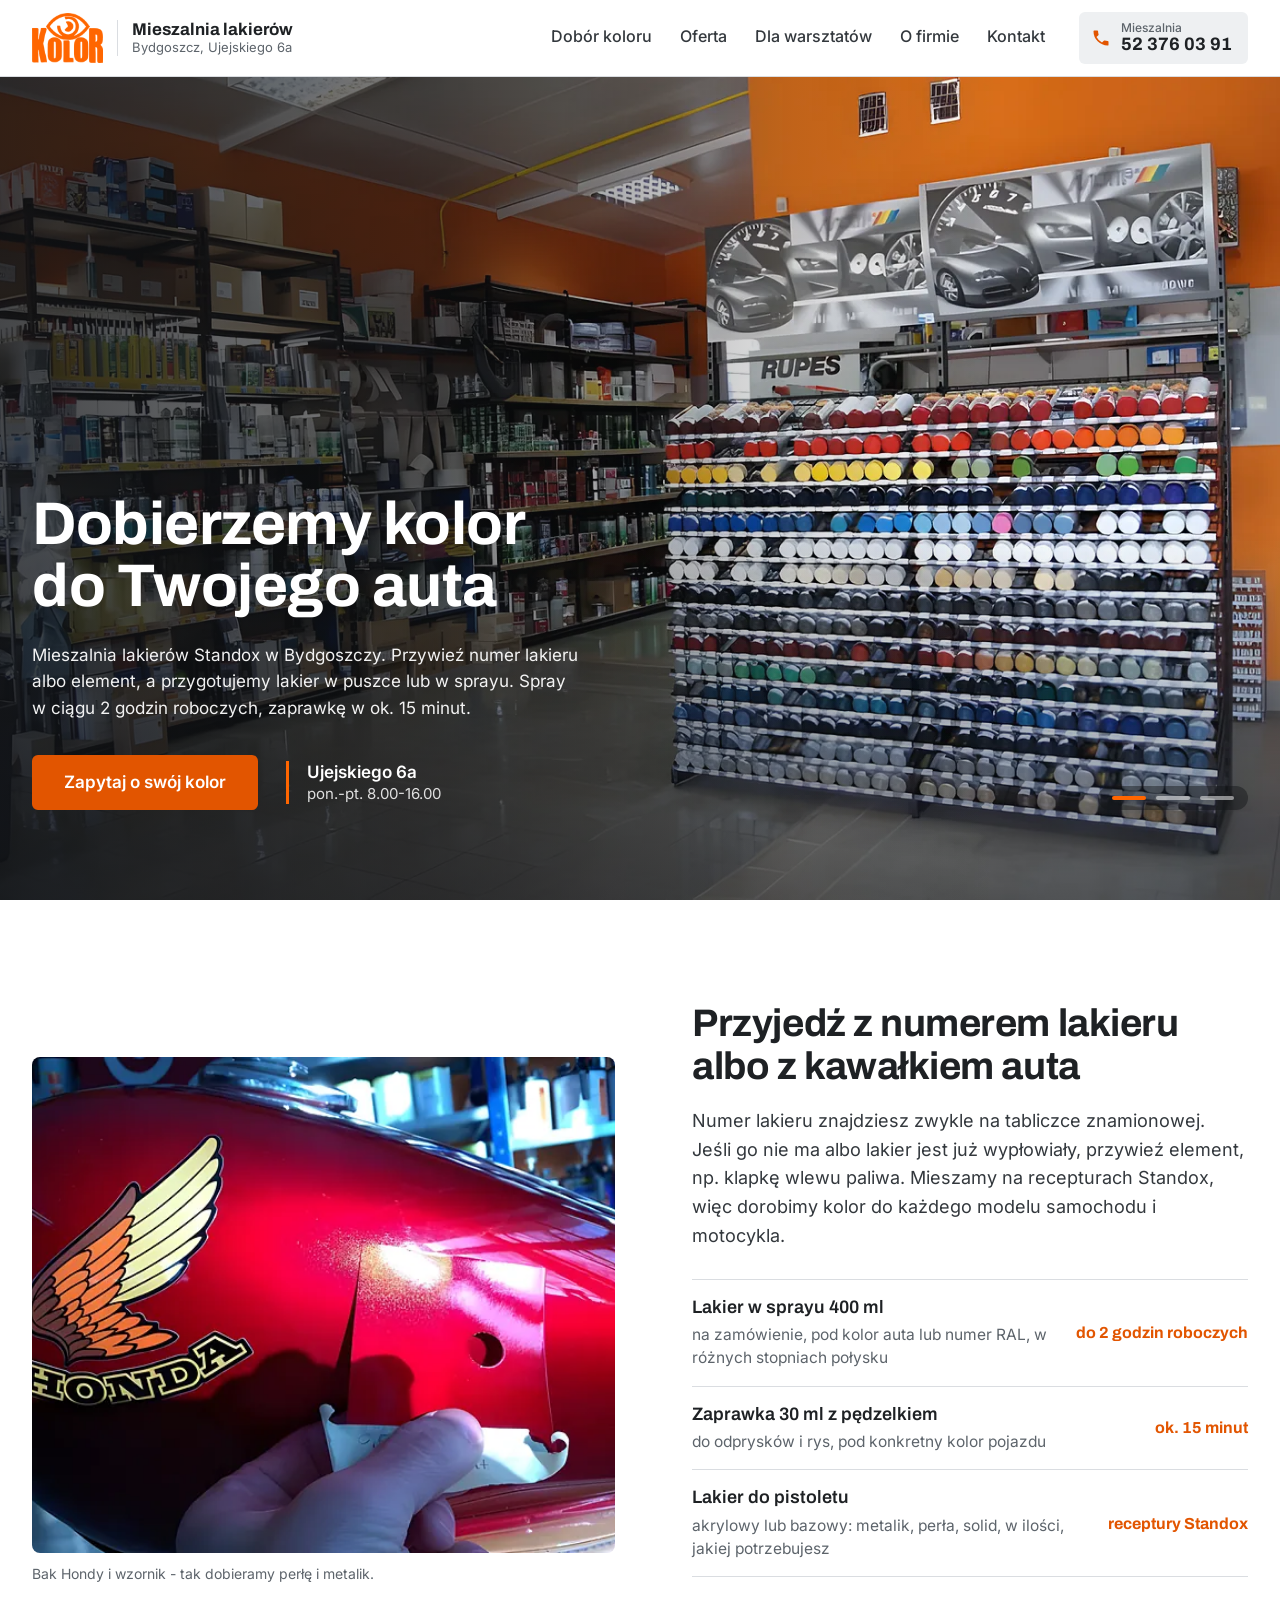
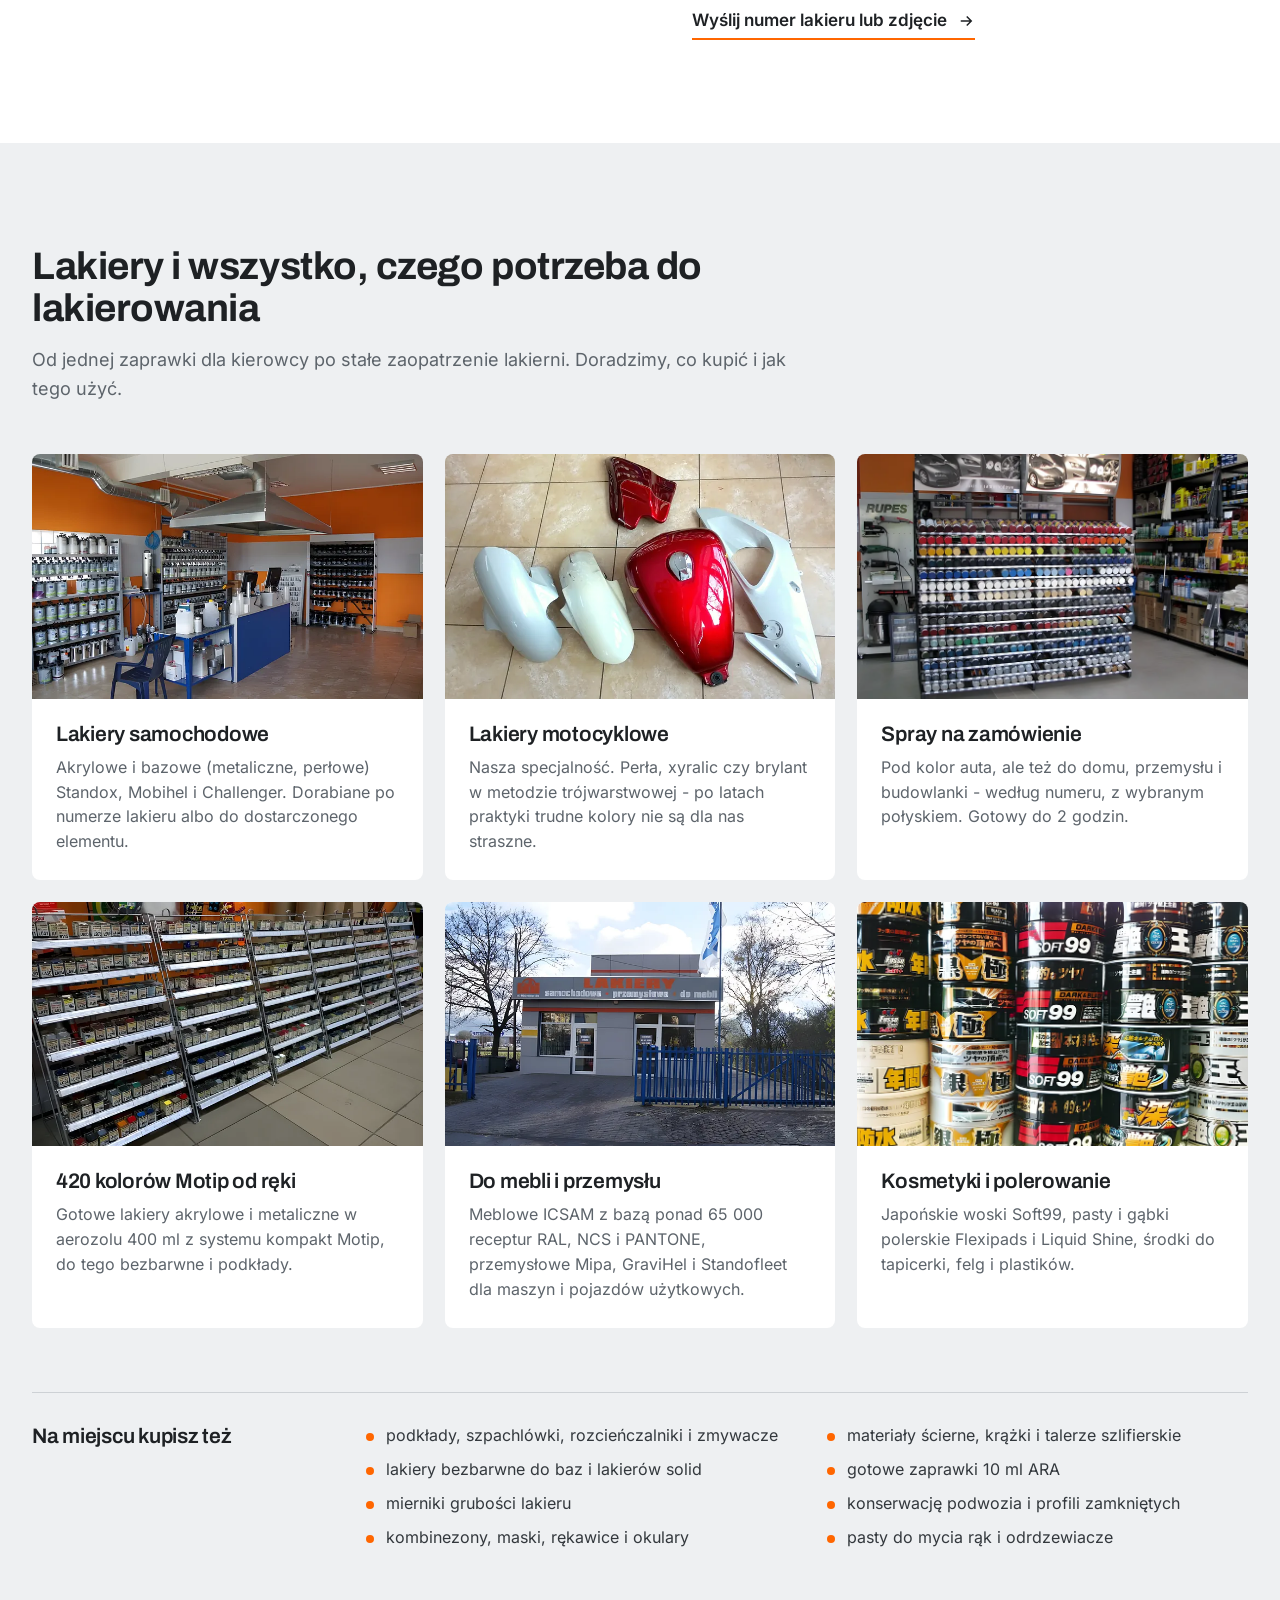
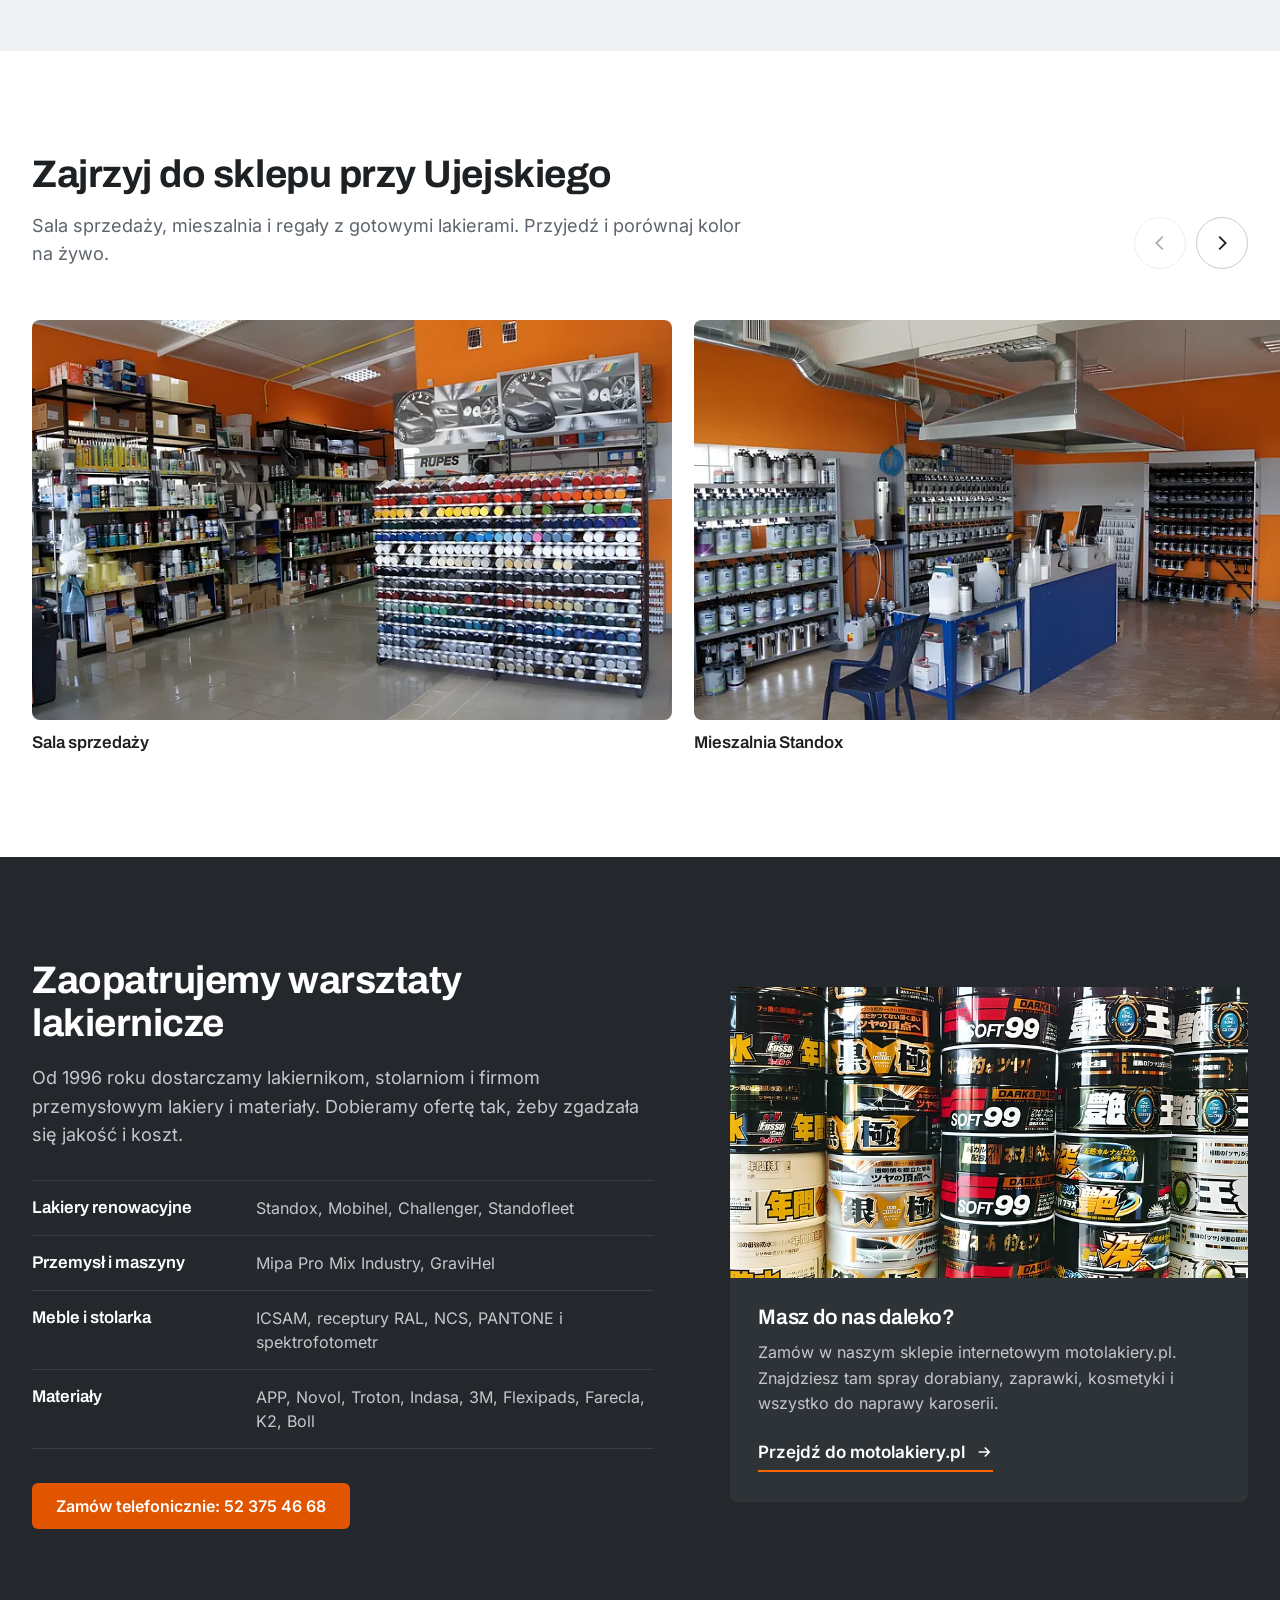
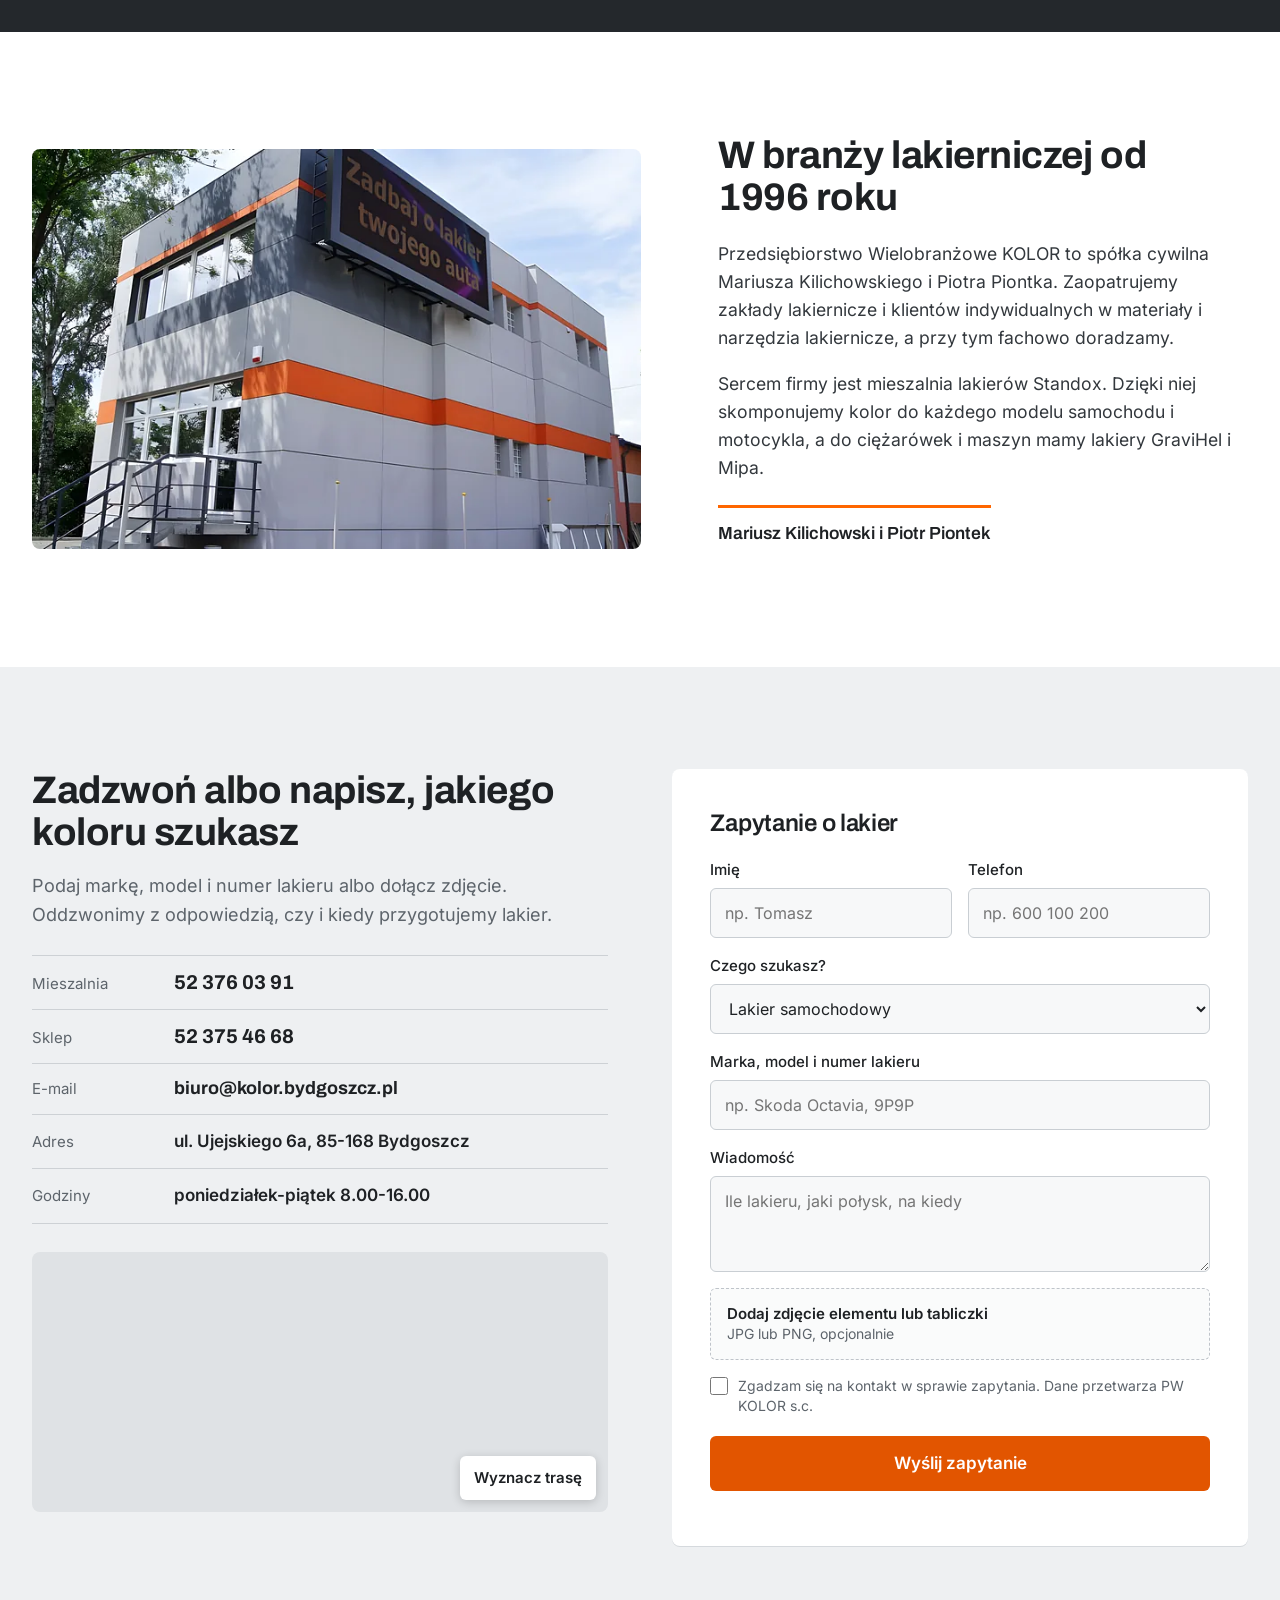
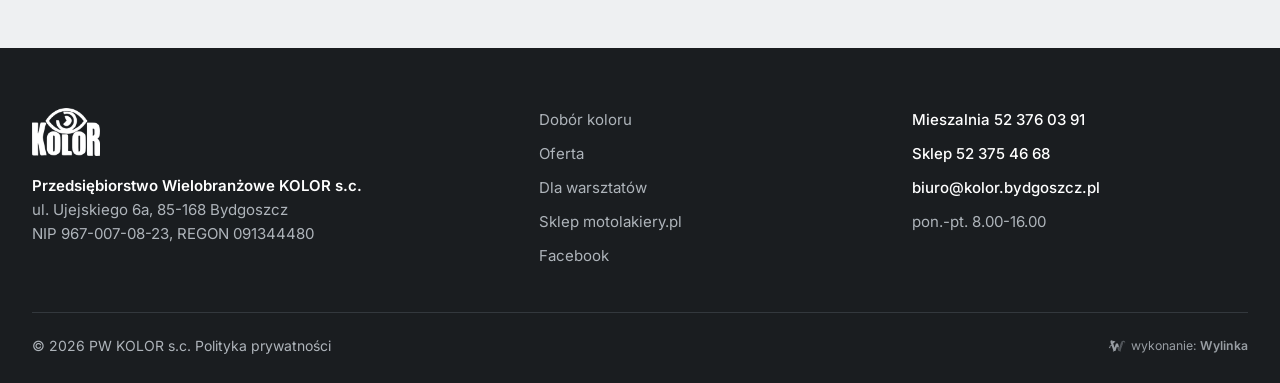
<file: koncepcja/index.html>
<!doctype html>
<html lang="pl">
<head>
<meta charset="utf-8">
<meta name="viewport" content="width=device-width,initial-scale=1,viewport-fit=cover">
<title>Mieszalnia lakierów KOLOR Bydgoszcz - lakier dobrany do auta, motocykla i mebli</title>
<meta name="description" content="Mieszalnia lakierów Standox w Bydgoszczy, ul. Ujejskiego 6a. Dobór koloru po numerze lakieru lub elemencie, lakier w sprayu na zamówienie do 2 godzin, zaprawki, lakiery motocyklowe, meblowe i przemysłowe. Od 1996 roku.">
<meta name="robots" content="noindex,nofollow">
<meta name="theme-color" content="#E25500">
<link rel="icon" href="img/favicon.png">
<link rel="preload" as="image" href="img/sklep-1600.webp" media="(min-width:761px)">
<link rel="preload" as="image" href="img/spraye-800.webp" media="(max-width:760px)">
<link rel="preload" as="font" type="font/woff2" href="fonts/archivo-latin-700-normal.woff2" crossorigin>
<link rel="stylesheet" href="style.css">
</head>
<body>
<a class="skip" href="#tresc">Przejdź do treści</a>

<header class="top">
  <div class="top-in">
    <a class="logo" href="#" aria-label="KOLOR - mieszalnia lakierów, strona główna">
      <img src="img/logo.webp" alt="" width="216" height="152">
      <span class="logo-tx"><b>Mieszalnia lakierów</b><span>Bydgoszcz, Ujejskiego 6a</span></span>
    </a>
    <nav class="nav" aria-label="Menu główne">
      <a href="#dobor">Dobór koloru</a>
      <a href="#oferta">Oferta</a>
      <a href="#warsztaty">Dla warsztatów</a>
      <a href="#o-firmie">O firmie</a>
      <a href="#kontakt">Kontakt</a>
    </nav>
    <a class="top-tel" href="tel:+48523760391" aria-label="Zadzwoń do mieszalni: 52 376 03 91"><svg viewBox="0 0 24 24" aria-hidden="true"><path d="M6.6 10.8a15.1 15.1 0 006.6 6.6l2.2-2.2a1 1 0 011-.25 11.4 11.4 0 003.6.57 1 1 0 011 1V20a1 1 0 01-1 1A17 17 0 013 4a1 1 0 011-1h3.5a1 1 0 011 1c0 1.25.2 2.46.57 3.6a1 1 0 01-.25 1z"/></svg><span><small>Mieszalnia</small>52 376 03 91</span></a>
    <button class="burger" type="button" aria-expanded="false" aria-controls="menu-mob" aria-label="Otwórz menu"><span></span><span></span><span></span></button>
  </div>
  <div class="menu-mob" id="menu-mob" hidden>
    <nav aria-label="Menu mobilne">
      <a href="#dobor">Dobór koloru</a>
      <a href="#oferta">Oferta</a>
      <a href="#galeria">Sklep od środka</a>
      <a href="#warsztaty">Dla warsztatów</a>
      <a href="#o-firmie">O firmie</a>
      <a href="#kontakt">Kontakt i dojazd</a>
    </nav>
    <div class="menu-mob-kontakt">
      <a class="btn btn-glowny" href="#kontakt">Zapytaj o swój kolor</a>
      <div class="menu-mob-tel">
        <a href="tel:+48523760391"><small>Mieszalnia</small>52 376 03 91</a>
        <a href="tel:+48523754668"><small>Sklep</small>52 375 46 68</a>
      </div>
      <p class="menu-mob-godz">Pon.-pt. 8.00-16.00, ul. Ujejskiego 6a</p>
    </div>
  </div>
</header>

<main id="tresc">

<section class="hero" data-slider aria-label="Mieszalnia lakierów KOLOR">
  <div class="hero-foto">
    <figure class="slide on">
      <picture>
        <source media="(max-width:760px)" srcset="img/spraye-800.webp">
        <img src="img/sklep-1600.webp" srcset="img/sklep-1600.webp 1600w, img/sklep-2400.webp 2400w" sizes="100vw" alt="Wnętrze sklepu KOLOR przy Ujejskiego 6a - regał z lakierami w sprayu i materiałami lakierniczymi" width="2400" height="1341" fetchpriority="high">
      </picture>
    </figure>
    <figure class="slide">
      <picture>
        <source media="(max-width:760px)" data-srcset="img/mieszalnia-800.webp">
        <img data-src="img/mieszalnia-1600.webp" data-srcset="img/mieszalnia-1600.webp 1600w, img/mieszalnia-2400.webp 2400w" sizes="100vw" alt="Mieszalnia lakierów Standox - mieszalnik, wagi i puszki z pigmentami" width="2400" height="1341">
      </picture>
    </figure>
    <figure class="slide">
      <picture>
        <source media="(max-width:760px)" data-srcset="img/honda-800.webp">
        <img data-src="img/honda-1600.webp" data-srcset="img/honda-1600.webp 1600w, img/honda-2400.webp 2400w" sizes="100vw" alt="Dobór koloru do baku motocykla Honda przy pomocy wzornika" width="2400" height="1341">
      </picture>
    </figure>
    <div class="hero-kropki" role="group" aria-label="Zdjęcia">
      <button type="button" class="on" aria-label="Zdjęcie 1"></button>
      <button type="button" aria-label="Zdjęcie 2"></button>
      <button type="button" aria-label="Zdjęcie 3"></button>
    </div>
  </div>
  <div class="hero-in">
    <h1>Dobierzemy kolor do&nbsp;Twojego auta</h1>
    <p class="lead">Mieszalnia lakierów Standox w Bydgoszczy. Przywieź numer lakieru albo element, a&nbsp;przygotujemy lakier w&nbsp;puszce lub w&nbsp;sprayu. Spray w&nbsp;ciągu 2&nbsp;godzin roboczych, zaprawkę w&nbsp;ok. 15&nbsp;minut.</p>
    <div class="hero-akcje">
      <a class="btn btn-glowny btn-duzy" id="hero-cta" href="#kontakt">Zapytaj o swój kolor</a>
      <p class="hero-adr">Ujejskiego 6a <span>pon.-pt. 8.00-16.00</span></p>
    </div>
  </div>
</section>

<!-- DOBÓR KOLORU -->
<section class="sek" id="dobor">
  <div class="wrap dobor">
    <figure class="dobor-foto">
      <img src="img/honda-1600.webp" srcset="img/honda-800.webp 800w, img/honda-1600.webp 1600w" sizes="(max-width:900px) 100vw, 50vw" alt="Dopasowanie koloru do czerwonego baku Hondy na wzorniku" width="1600" height="894" loading="lazy">
      <figcaption>Bak Hondy i wzornik - tak dobieramy perłę i metalik.</figcaption>
    </figure>
    <div class="dobor-tx">
      <h2>Przyjedź z numerem lakieru albo z&nbsp;kawałkiem auta</h2>
      <p class="duzy">Numer lakieru znajdziesz zwykle na tabliczce znamionowej. Jeśli go nie ma albo lakier jest już wypłowiały, przywieź element, np. klapkę wlewu paliwa. Mieszamy na recepturach Standox, więc dorobimy kolor do każdego modelu samochodu i motocykla.</p>
      <dl class="formy">
        <div><dt>Lakier w sprayu 400 ml</dt><dd>na zamówienie, pod kolor auta lub numer RAL, w różnych stopniach połysku</dd><dd class="czas">do 2 godzin roboczych</dd></div>
        <div><dt>Zaprawka 30 ml z pędzelkiem</dt><dd>do odprysków i rys, pod konkretny kolor pojazdu</dd><dd class="czas">ok. 15 minut</dd></div>
        <div><dt>Lakier do pistoletu</dt><dd>akrylowy lub bazowy: metalik, perła, solid, w ilości, jakiej potrzebujesz</dd><dd class="czas">receptury Standox</dd></div>
      </dl>
      <a class="link-strz" href="#kontakt">Wyślij numer lakieru lub zdjęcie <svg viewBox="0 0 24 24" aria-hidden="true"><path d="M5 12h14M13 6l6 6-6 6"/></svg></a>
    </div>
  </div>
</section>

<!-- OFERTA -->
<section class="sek sek-jasna" id="oferta">
  <div class="wrap">
    <div class="sek-head">
      <h2>Lakiery i wszystko, czego potrzeba do lakierowania</h2>
      <p>Od jednej zaprawki dla kierowcy po stałe zaopatrzenie lakierni. Doradzimy, co kupić i jak tego użyć.</p>
    </div>
    <div class="oferta">
      <article class="of">
        <div class="of-foto"><img src="img/mieszalnia-800.webp" alt="Mieszalnik Standox w mieszalni KOLOR" width="800" height="447" loading="lazy"></div>
        <div class="of-tx">
          <h3>Lakiery samochodowe</h3>
          <p>Akrylowe i bazowe (metaliczne, perłowe) Standox, Mobihel i Challenger. Dorabiane po numerze lakieru albo do dostarczonego elementu.</p>
        </div>
      </article>
      <article class="of">
        <div class="of-foto"><img src="img/moto-800.webp" alt="Polakierowane owiewki i bak motocykla" width="800" height="450" loading="lazy"></div>
        <div class="of-tx">
          <h3>Lakiery motocyklowe</h3>
          <p>Nasza specjalność. Perła, xyralic czy brylant w metodzie trójwarstwowej - po latach praktyki trudne kolory nie są dla nas straszne.</p>
        </div>
      </article>
      <article class="of">
        <div class="of-foto"><img src="img/spraye-800.webp" alt="Ściana lakierów w sprayu w sklepie KOLOR" width="800" height="600" loading="lazy"></div>
        <div class="of-tx">
          <h3>Spray na zamówienie</h3>
          <p>Pod kolor auta, ale też do domu, przemysłu i budowlanki - według numeru, z wybranym połyskiem. Gotowy do 2 godzin.</p>
        </div>
      </article>
      <article class="of">
        <div class="of-foto"><img src="img/motip-800.webp" alt="Regały z lakierami Motip w aerozolu" width="800" height="449" loading="lazy"></div>
        <div class="of-tx">
          <h3>420 kolorów Motip od ręki</h3>
          <p>Gotowe lakiery akrylowe i metaliczne w aerozolu 400 ml z systemu kompakt Motip, do tego bezbarwne i podkłady.</p>
        </div>
      </article>
      <article class="of">
        <div class="of-foto"><img src="img/wejscie-800.webp" alt="Wejście do sklepu z szyldem: lakiery samochodowe, przemysłowe, do mebli" width="800" height="447" loading="lazy"></div>
        <div class="of-tx">
          <h3>Do mebli i przemysłu</h3>
          <p>Meblowe ICSAM z bazą ponad 65&nbsp;000 receptur RAL, NCS i PANTONE, przemysłowe Mipa, GraviHel i Standofleet dla maszyn i pojazdów użytkowych.</p>
        </div>
      </article>
      <article class="of">
        <div class="of-foto"><img src="img/soft99-800.webp" alt="Japońskie woski twarde Soft99 na półce" width="800" height="533" loading="lazy"></div>
        <div class="of-tx">
          <h3>Kosmetyki i polerowanie</h3>
          <p>Japońskie woski Soft99, pasty i gąbki polerskie Flexipads i Liquid Shine, środki do tapicerki, felg i plastików.</p>
        </div>
      </article>
    </div>
    <p class="przesun" aria-hidden="true">Przesuń w bok, żeby zobaczyć więcej</p>
    <div class="reszta">
      <h3>Na miejscu kupisz też</h3>
      <ul>
        <li>podkłady, szpachlówki, rozcieńczalniki i zmywacze</li>
        <li>materiały ścierne, krążki i talerze szlifierskie</li>
        <li>lakiery bezbarwne do baz i lakierów solid</li>
        <li>gotowe zaprawki 10 ml ARA</li>
        <li>mierniki grubości lakieru</li>
        <li>konserwację podwozia i profili zamkniętych</li>
        <li>kombinezony, maski, rękawice i okulary</li>
        <li>pasty do mycia rąk i odrdzewiacze</li>
      </ul>
    </div>
  </div>
</section>

<!-- GALERIA -->
<section class="sek" id="galeria">
  <div class="wrap">
    <div class="sek-head sek-head-rz">
      <div>
        <h2>Zajrzyj do sklepu przy Ujejskiego</h2>
        <p>Sala sprzedaży, mieszalnia i regały z gotowymi lakierami. Przyjedź i porównaj kolor na żywo.</p>
      </div>
      <div class="rz-nav" aria-hidden="false">
        <button type="button" data-rz="-1" aria-label="Poprzednie zdjęcia"><svg viewBox="0 0 24 24" aria-hidden="true"><path d="M15 5l-7 7 7 7"/></svg></button>
        <button type="button" data-rz="1" aria-label="Następne zdjęcia"><svg viewBox="0 0 24 24" aria-hidden="true"><path d="M9 5l7 7-7 7"/></svg></button>
      </div>
    </div>
  </div>
  <div class="rz-tor" id="rz-tor" tabindex="0" aria-label="Zdjęcia sklepu - przewiń w bok">
    <figure class="rz"><img src="img/sklep-800.webp" srcset="img/sklep-800.webp 800w, img/sklep-1600.webp 1600w" sizes="(max-width:760px) 86vw, 640px" alt="Sala sprzedaży z regałami lakierów i kosmetyków" width="800" height="447" loading="lazy"><figcaption>Sala sprzedaży</figcaption></figure>
    <figure class="rz"><img src="img/mieszalnia-800.webp" srcset="img/mieszalnia-800.webp 800w, img/mieszalnia-1600.webp 1600w" sizes="(max-width:760px) 86vw, 640px" alt="Mieszalnia lakierów z mieszalnikiem Standox" width="800" height="447" loading="lazy"><figcaption>Mieszalnia Standox</figcaption></figure>
    <figure class="rz"><img src="img/spraye-800.webp" srcset="img/spraye-800.webp 800w, img/spraye-1600.webp 1600w" sizes="(max-width:760px) 86vw, 640px" alt="Ściana lakierów w sprayu ułożonych kolorami" width="800" height="600" loading="lazy"><figcaption>Lakiery w sprayu</figcaption></figure>
    <figure class="rz"><img src="img/motip-800.webp" srcset="img/motip-800.webp 800w, img/motip-1600.webp 1600w" sizes="(max-width:760px) 86vw, 640px" alt="Regał z lakierami Motip" width="800" height="449" loading="lazy"><figcaption>Motip - 420 kolorów</figcaption></figure>
    <figure class="rz"><img src="img/moto-800.webp" srcset="img/moto-800.webp 800w, img/moto-1600.webp 1600w" sizes="(max-width:760px) 86vw, 640px" alt="Elementy motocykla po lakierowaniu" width="800" height="450" loading="lazy"><figcaption>Lakier do motocykla</figcaption></figure>
    <figure class="rz"><img src="img/wejscie-800.webp" srcset="img/wejscie-800.webp 800w, img/wejscie-1600.webp 1600w" sizes="(max-width:760px) 86vw, 640px" alt="Wejście do sklepu KOLOR od ulicy Ujejskiego" width="800" height="447" loading="lazy"><figcaption>Wejście od Ujejskiego</figcaption></figure>
  </div>
</section>

<!-- WARSZTATY -->
<section class="sek sek-ciemna" id="warsztaty">
  <div class="wrap warsztaty">
    <div class="ws-tx">
      <h2>Zaopatrujemy warsztaty lakiernicze</h2>
      <p class="duzy">Od 1996 roku dostarczamy lakiernikom, stolarniom i firmom przemysłowym lakiery i materiały. Dobieramy ofertę tak, żeby zgadzała się jakość i koszt.</p>
      <ul class="ws-lista">
        <li><b>Lakiery renowacyjne</b>Standox, Mobihel, Challenger, Standofleet</li>
        <li><b>Przemysł i maszyny</b>Mipa Pro Mix Industry, GraviHel</li>
        <li><b>Meble i stolarka</b>ICSAM, receptury RAL, NCS, PANTONE i spektrofotometr</li>
        <li><b>Materiały</b>APP, Novol, Troton, Indasa, 3M, Flexipads, Farecla, K2, Boll</li>
      </ul>
      <div class="ws-akcje">
        <a class="btn btn-glowny" href="tel:+48523754668">Zamów telefonicznie: 52 375 46 68</a>
      </div>
    </div>
    <aside class="ws-sklep">
      <img src="img/soft99-800.webp" alt="Woski Soft99 dostępne także w sklepie internetowym" width="800" height="533" loading="lazy">
      <div>
        <h3>Masz do nas daleko?</h3>
        <p>Zamów w naszym sklepie internetowym motolakiery.pl. Znajdziesz tam spray dorabiany, zaprawki, kosmetyki i wszystko do naprawy karoserii.</p>
        <a class="link-strz jasny" href="https://motolakiery.pl/" rel="noopener" target="_blank">Przejdź do motolakiery.pl <svg viewBox="0 0 24 24" aria-hidden="true"><path d="M5 12h14M13 6l6 6-6 6"/></svg></a>
      </div>
    </aside>
  </div>
</section>

<!-- O FIRMIE -->
<section class="sek" id="o-firmie">
  <div class="wrap ofirmie">
    <div class="of-zdj">
      <img src="img/budynek-1600.webp" srcset="img/budynek-800.webp 800w, img/budynek-1600.webp 1600w" sizes="(max-width:900px) 100vw, 55vw" alt="Budynek firmy KOLOR przy ul. Ujejskiego 6a w Bydgoszczy" width="1600" height="894" loading="lazy">
    </div>
    <div class="ofirmie-tx">
      <h2>W branży lakierniczej od 1996 roku</h2>
      <p>Przedsiębiorstwo Wielobranżowe KOLOR to spółka cywilna Mariusza Kilichowskiego i Piotra Piontka. Zaopatrujemy zakłady lakiernicze i klientów indywidualnych w materiały i narzędzia lakiernicze, a przy tym fachowo doradzamy.</p>
      <p>Sercem firmy jest mieszalnia lakierów Standox. Dzięki niej skomponujemy kolor do każdego modelu samochodu i motocykla, a do ciężarówek i maszyn mamy lakiery GraviHel i Mipa.</p>
      <p class="podpis">Mariusz Kilichowski i Piotr Piontek</p>
    </div>
  </div>
</section>

<!-- KONTAKT -->
<section class="sek sek-jasna" id="kontakt">
  <div class="wrap kontakt">
    <div class="kt-dane">
      <h2>Zadzwoń albo napisz, jakiego koloru szukasz</h2>
      <p>Podaj markę, model i numer lakieru albo dołącz zdjęcie. Oddzwonimy z odpowiedzią, czy i kiedy przygotujemy lakier.</p>
      <ul class="kt-lista">
        <li><span>Mieszalnia</span><a href="tel:+48523760391">52 376 03 91</a></li>
        <li><span>Sklep</span><a href="tel:+48523754668">52 375 46 68</a></li>
        <li><span>E-mail</span><a href="mailto:biuro@kolor.bydgoszcz.pl">biuro@kolor.bydgoszcz.pl</a></li>
        <li><span>Adres</span><b>ul. Ujejskiego 6a, 85-168 Bydgoszcz</b></li>
        <li><span>Godziny</span><b>poniedziałek-piątek 8.00-16.00</b></li>
      </ul>
      <div class="mapa">
        <iframe title="Mapa dojazdu: ul. Ujejskiego 6a, Bydgoszcz" src="https://www.openstreetmap.org/export/embed.html?bbox=18.0032%2C53.1062%2C18.0172%2C53.1117&amp;layer=mapnik&amp;marker=53.10896%2C18.01022" loading="lazy"></iframe>
        <a class="mapa-link" href="https://www.google.com/maps/dir/?api=1&amp;destination=Ujejskiego+6a%2C+85-168+Bydgoszcz" rel="noopener" target="_blank">Wyznacz trasę</a>
      </div>
    </div>
    <form class="form" id="form" novalidate>
      <h3>Zapytanie o lakier</h3>
      <div class="pola2">
        <label>Imię<input name="imie" autocomplete="given-name" placeholder="np. Tomasz"></label>
        <label>Telefon<input name="tel" type="tel" autocomplete="tel" inputmode="tel" placeholder="np. 600 100 200"></label>
      </div>
      <label>Czego szukasz?
        <select name="co">
          <option>Lakier samochodowy</option>
          <option>Lakier w sprayu na zamówienie</option>
          <option>Zaprawka</option>
          <option>Lakier motocyklowy</option>
          <option>Lakier do mebli (RAL, NCS)</option>
          <option>Lakier przemysłowy</option>
          <option>Zaopatrzenie warsztatu</option>
        </select>
      </label>
      <label>Marka, model i numer lakieru<input name="numer" placeholder="np. Skoda Octavia, 9P9P"></label>
      <label>Wiadomość<textarea name="wiad" rows="3" placeholder="Ile lakieru, jaki połysk, na kiedy"></textarea></label>
      <label class="plik"><input type="file" accept="image/*" multiple><span id="plik-nazwa"><b>Dodaj zdjęcie elementu lub tabliczki</b>JPG lub PNG, opcjonalnie</span></label>
      <label class="zgoda"><input type="checkbox" name="zgoda"> <span>Zgadzam się na kontakt w sprawie zapytania. Dane przetwarza PW KOLOR s.c.</span></label>
      <button class="btn btn-glowny btn-duzy" type="submit">Wyślij zapytanie</button>
      <p class="form-info" id="form-info" role="status" aria-live="polite"></p>
    </form>
  </div>
</section>

</main>

<footer class="stopka">
  <div class="wrap stopka-in">
    <div class="st-firma">
      <img src="img/logo-biale.webp" alt="KOLOR" width="216" height="152" loading="lazy">
      <p><b>Przedsiębiorstwo Wielobranżowe KOLOR s.c.</b><br>ul. Ujejskiego 6a, 85-168 Bydgoszcz<br>NIP 967-007-08-23, REGON 091344480</p>
    </div>
    <nav class="st-nav" aria-label="Stopka">
      <a href="#dobor">Dobór koloru</a>
      <a href="#oferta">Oferta</a>
      <a href="#warsztaty">Dla warsztatów</a>
      <a href="https://motolakiery.pl/" rel="noopener" target="_blank">Sklep motolakiery.pl</a>
      <a href="https://www.facebook.com/PW-Kolor-lakiery-i-kosmetyki-samochodowe-467983583241650/" rel="noopener" target="_blank">Facebook</a>
    </nav>
    <div class="st-kontakt">
      <a href="tel:+48523760391">Mieszalnia 52 376 03 91</a>
      <a href="tel:+48523754668">Sklep 52 375 46 68</a>
      <a href="mailto:biuro@kolor.bydgoszcz.pl">biuro@kolor.bydgoszcz.pl</a>
      <span>pon.-pt. 8.00-16.00</span>
    </div>
  </div>
  <div class="wrap stopka-dol">
    <span>© 2026 PW KOLOR s.c. Polityka prywatności</span>
    <a class="wylinka-badge" href="https://wylinka.pl/?utm_source=kolor.bydgoszcz.pl&amp;utm_medium=stopka&amp;utm_campaign=wykonanie" rel="noopener" title="Strona wykonana przez Wylinka"><svg viewBox="0 0 64 64" aria-hidden="true" focusable="false" fill="currentColor"><path d="M9.8 22.8l-1.2-7.9 2.2-3.7 15.5 4.6-.5 1.5-7.2 5.5 4.7 15.6 5-15.6 7 0 4.1 12.7-4.2-.9-2.6 1.8-.8-2.2-5.3 15.6-4.3 0 .4 .2-2.1 2.8-1.3-1.1 1.1-1.4-3.1 .2-.1-1.7 2.2-.1-5.7-16.5-4.8 .6-.8 3.1 0 .5-.3 .5 .8 2.2-1.6 .5-.4-1.3-.8 1.6-1.5-.8 .8-1.6-1.4 .6-.6-1.6 2.3-.8 .2-.4 1.3-4.8 5.9-.8-2.4-6.9zM15.2 13.7l-.1-.4-.4 .8-.1 .8 .1 1 .1 .4 .3 .7 .3-.9 .1-.7 0-.8z"/><path class="wy-pod" d="M37.1 49.8l-4.5-13.3 2.6-1.8 4.2 .9 .9 2.8 3-9.7 0-.5 .1-.8 3.2-8.4 .5-1 .6-1 .9-1.1 1.3-1 1.1-.7 1.4-.5 1.4-.3 .7 0 .9 0 1.2 .3 1.4 .6 .8 .5 .7 .7 .6 .7 .5 .9 .3 .9 .1 .9 0 .8-.2 .9-.5 .9-.5 .6-.7 .5-.7 .3-.1-.1 0-.1 .5-.5 .3-.7 .2-.5 0-.6-.1-.6-.3-.7-.4-.5-.4-.4-.5-.3-.6-.3-.7 0-.7 .1-.6 .1-.5 .4-.5 .5-.3 .5-.2 .7-.1 1.5-1.4 5.1-.8 3.3-.3 .7-.5 .7-6 17.5 1.9 .1-.1 1.7-3.1-.2 1.1 1.4-1.3 1.1-2.1-2.8 .4-.2z"/><path class="wy-old" d="M40.8 50l.4-.2-4.1 0-4.2-12.5 2.5-1.7 4.3 .9 .6 1.9 .6-1.6 0-.3 2.4-7.8 0-.5 .1-.8 3.2-8.4 .4-.8 .6-.9 .9-1.2 .9-.9 1.3-.8 1.4-.6 1.2-.3 1.4-.1 1.3 .1 .6 .2 .8 .3 1.1 .6 .9 .7 .7 .9 .5 .9 .3 .9 .1 1.1-.1 .9-.3 .9-.4 .7-.6 .7-.6 .4-.6 .2-.1-.1 0-.1 .5-.5 .3-.7 .2-.5 0-.5-.1-.6-.2-.6-.3-.5-.4-.5-.5-.3-.6-.3-.7-.1-.6 0-.6 .1-.6 .3-.6 .5-.3 .4-.2 .5-.1 .5-.1 1.5-1.4 5.1-.8 3.3-.3 .7-.5 .7-6 17.5 1.9 .1-.1 1.7-3.1-.2 1.1 1.4-1.3 1.1zM49.6 17.1l.6 1.7-1.5 1.9 .4 .4 1.8-2.1-.7-2.1zM48.1 28.3l.5 1.8-1.7 1.8 .4 .4 1.9-2-.6-2.2zM37.9 41.7l1.7-1.5-.4-.4-1.7 1.4zM42.6 38.7l-1.5 2.8 1.1 2-1.3 2.6 .5 .2 1.5-2.8-1.1-2 1.4-2.5z"/></svg><span>wykonanie: <b>Wylinka</b></span></a>
  </div>
</footer>

<div class="mob-pasek" id="mob-pasek" aria-hidden="true">
  <a href="tel:+48523760391" tabindex="-1"><svg viewBox="0 0 24 24" aria-hidden="true"><path d="M6.6 10.8a15.1 15.1 0 006.6 6.6l2.2-2.2a1 1 0 011-.25 11.4 11.4 0 003.6.57 1 1 0 011 1V20a1 1 0 01-1 1A17 17 0 013 4a1 1 0 011-1h3.5a1 1 0 011 1c0 1.25.2 2.46.57 3.6a1 1 0 01-.25 1z"/></svg>Zadzwoń</a>
  <a class="mob-cta" href="#kontakt" tabindex="-1">Zapytaj o kolor</a>
</div>

<script src="app.js" defer></script>
</body>
</html>
</file>
<file: koncepcja/style.css>
@font-face{font-family:"Archivo";font-style:normal;font-weight:600;font-display:swap;src:url(fonts/archivo-latin-ext-600-normal.woff2) format("woff2");unicode-range:U+0100-02BA,U+02BD-02C5,U+02C7-02CC,U+02CE-02D7,U+02DD-02FF,U+0304,U+0308,U+0329,U+1D00-1DBF,U+1E00-1E9F,U+1EF2-1EFF,U+2020,U+20A0-20AB,U+20AD-20C0,U+2113,U+2C60-2C7F,U+A720-A7FF}
@font-face{font-family:"Archivo";font-style:normal;font-weight:600;font-display:swap;src:url(fonts/archivo-latin-600-normal.woff2) format("woff2");unicode-range:U+0000-00FF,U+0131,U+0152-0153,U+02BB-02BC,U+02C6,U+02DA,U+02DC,U+0304,U+0308,U+0329,U+2000-206F,U+20AC,U+2122,U+2191,U+2193,U+2212,U+2215,U+FEFF,U+FFFD}
@font-face{font-family:"Archivo";font-style:normal;font-weight:700;font-display:swap;src:url(fonts/archivo-latin-ext-700-normal.woff2) format("woff2");unicode-range:U+0100-02BA,U+02BD-02C5,U+02C7-02CC,U+02CE-02D7,U+02DD-02FF,U+0304,U+0308,U+0329,U+1D00-1DBF,U+1E00-1E9F,U+1EF2-1EFF,U+2020,U+20A0-20AB,U+20AD-20C0,U+2113,U+2C60-2C7F,U+A720-A7FF}
@font-face{font-family:"Archivo";font-style:normal;font-weight:700;font-display:swap;src:url(fonts/archivo-latin-700-normal.woff2) format("woff2");unicode-range:U+0000-00FF,U+0131,U+0152-0153,U+02BB-02BC,U+02C6,U+02DA,U+02DC,U+0304,U+0308,U+0329,U+2000-206F,U+20AC,U+2122,U+2191,U+2193,U+2212,U+2215,U+FEFF,U+FFFD}
@font-face{font-family:"Inter";font-style:normal;font-weight:400;font-display:swap;src:url(fonts/inter-latin-ext-400-normal.woff2) format("woff2");unicode-range:U+0100-02BA,U+02BD-02C5,U+02C7-02CC,U+02CE-02D7,U+02DD-02FF,U+0304,U+0308,U+0329,U+1D00-1DBF,U+1E00-1E9F,U+1EF2-1EFF,U+2020,U+20A0-20AB,U+20AD-20C0,U+2113,U+2C60-2C7F,U+A720-A7FF}
@font-face{font-family:"Inter";font-style:normal;font-weight:400;font-display:swap;src:url(fonts/inter-latin-400-normal.woff2) format("woff2");unicode-range:U+0000-00FF,U+0131,U+0152-0153,U+02BB-02BC,U+02C6,U+02DA,U+02DC,U+0304,U+0308,U+0329,U+2000-206F,U+20AC,U+2122,U+2191,U+2193,U+2212,U+2215,U+FEFF,U+FFFD}
@font-face{font-family:"Inter";font-style:normal;font-weight:500;font-display:swap;src:url(fonts/inter-latin-ext-500-normal.woff2) format("woff2");unicode-range:U+0100-02BA,U+02BD-02C5,U+02C7-02CC,U+02CE-02D7,U+02DD-02FF,U+0304,U+0308,U+0329,U+1D00-1DBF,U+1E00-1E9F,U+1EF2-1EFF,U+2020,U+20A0-20AB,U+20AD-20C0,U+2113,U+2C60-2C7F,U+A720-A7FF}
@font-face{font-family:"Inter";font-style:normal;font-weight:500;font-display:swap;src:url(fonts/inter-latin-500-normal.woff2) format("woff2");unicode-range:U+0000-00FF,U+0131,U+0152-0153,U+02BB-02BC,U+02C6,U+02DA,U+02DC,U+0304,U+0308,U+0329,U+2000-206F,U+20AC,U+2122,U+2191,U+2193,U+2212,U+2215,U+FEFF,U+FFFD}
@font-face{font-family:"Inter";font-style:normal;font-weight:600;font-display:swap;src:url(fonts/inter-latin-ext-600-normal.woff2) format("woff2");unicode-range:U+0100-02BA,U+02BD-02C5,U+02C7-02CC,U+02CE-02D7,U+02DD-02FF,U+0304,U+0308,U+0329,U+1D00-1DBF,U+1E00-1E9F,U+1EF2-1EFF,U+2020,U+20A0-20AB,U+20AD-20C0,U+2113,U+2C60-2C7F,U+A720-A7FF}
@font-face{font-family:"Inter";font-style:normal;font-weight:600;font-display:swap;src:url(fonts/inter-latin-600-normal.woff2) format("woff2");unicode-range:U+0000-00FF,U+0131,U+0152-0153,U+02BB-02BC,U+02C6,U+02DA,U+02DC,U+0304,U+0308,U+0329,U+2000-206F,U+20AC,U+2122,U+2191,U+2193,U+2212,U+2215,U+FEFF,U+FFFD}

:root{
  --or:#FF6600;
  --btn:#E25500;
  --btn-h:#C94B00;
  --ink:#1E2124;
  --tx:#33383D;
  --mut:#5D646B;
  --line:#DADDE1;
  --jasna:#EEF0F2;
  --ciemna:#24282C;
  --hh:76px;
  --r:8px;
  --fh:"Archivo",system-ui,sans-serif;
  --fb:"Inter",system-ui,-apple-system,"Segoe UI",Roboto,sans-serif;
}
*,*::before,*::after{box-sizing:border-box}
html{scroll-behavior:smooth;scroll-padding-top:calc(var(--hh) + 8px);-webkit-text-size-adjust:100%}
body{margin:0;font:400 17px/1.6 var(--fb);color:var(--tx);background:#fff;overflow-x:hidden}
img{display:block;max-width:100%;height:auto}
a{color:inherit}
h1,h2,h3{font-family:var(--fh);color:var(--ink);margin:0;font-weight:700;letter-spacing:-.012em}
h2{font-size:clamp(30px,3vw,44px);line-height:1.1}
h3{font-size:21px;line-height:1.25;font-weight:600}
p{margin:0 0 1em}
.skip{position:absolute;left:-9999px}
.skip:focus{left:12px;top:12px;z-index:200;background:#fff;padding:8px 12px}
.wrap{width:min(1280px,100% - 64px);margin-inline:auto}
:focus-visible{outline:3px solid var(--or);outline-offset:2px}
.duzy{font-size:18px;line-height:1.6}

/* przyciski */
.btn{display:inline-flex;align-items:center;justify-content:center;gap:8px;font:600 16px/1 var(--fb);text-decoration:none;border-radius:6px;padding:15px 24px;border:0;cursor:pointer;transition:background .15s,color .15s;white-space:nowrap}
.btn-glowny{background:var(--btn);color:#fff}
.btn-glowny:hover{background:var(--btn-h)}
.btn-duzy{font-size:17px;padding:19px 32px}
.link-strz{display:inline-flex;align-items:center;gap:10px;font-weight:600;color:var(--ink);text-decoration:none;border-bottom:2px solid var(--or);padding-bottom:4px}
.link-strz svg{width:18px;height:18px;fill:none;stroke:currentColor;stroke-width:2;transition:transform .15s}
.link-strz:hover svg{transform:translateX(3px)}
.link-strz.jasny{color:#fff}

/* nagłówek */
.top{position:sticky;top:0;z-index:50;background:rgba(255,255,255,.97);box-shadow:0 1px 0 var(--line);backdrop-filter:saturate(1.2) blur(6px)}
.top-in{height:var(--hh);display:flex;align-items:center;gap:34px;width:min(1280px,100% - 64px);margin-inline:auto}
.logo{display:flex;align-items:center;gap:14px;text-decoration:none;flex:none}
.logo img{height:50px;width:auto}
.logo-tx{display:flex;flex-direction:column;line-height:1.2;padding-left:14px;border-left:1px solid var(--line)}
.logo-tx b{font:700 17px/1.15 var(--fh);color:var(--ink)}
.logo-tx span{font-size:13px;color:var(--mut)}
.nav{display:flex;gap:28px;margin-left:auto}
.nav a{text-decoration:none;font-weight:500;font-size:16px;color:var(--tx);padding:6px 0;border-bottom:2px solid transparent;white-space:nowrap}
.nav a:hover{border-color:var(--or);color:var(--ink)}
.top-tel{display:flex;align-items:center;gap:10px;text-decoration:none;color:var(--ink);white-space:nowrap;background:var(--jasna);padding:9px 16px 9px 12px;border-radius:6px}
.top-tel:hover{background:#E3E6E9}
.top-tel svg{width:20px;height:20px;fill:var(--btn);flex:none}
.top-tel span{display:flex;flex-direction:column;font:700 18px/1.1 var(--fh)}
.top-tel small{font:500 12px/1.2 var(--fb);color:var(--mut)}
.burger{display:none;width:46px;height:46px;border:0;background:none;padding:11px;cursor:pointer;margin-right:-8px}
.burger span{display:block;height:2px;background:var(--ink);margin:5px 0;border-radius:2px;transition:transform .2s,opacity .2s}
.burger[aria-expanded="true"] span:nth-child(1){transform:translateY(7px) rotate(45deg)}
.burger[aria-expanded="true"] span:nth-child(2){opacity:0}
.burger[aria-expanded="true"] span:nth-child(3){transform:translateY(-7px) rotate(-45deg)}
.menu-mob{position:absolute;left:0;right:0;top:100%;box-shadow:0 18px 30px rgba(20,24,28,.18);border-top:1px solid var(--line);background:#fff;padding:6px 20px 24px;max-height:calc(100svh - var(--hh));overflow:auto}
.menu-mob nav a{display:block;padding:13px 2px;font:600 20px/1.3 var(--fh);color:var(--ink);text-decoration:none;border-bottom:1px solid var(--line)}
.menu-mob-kontakt{display:grid;gap:14px;margin-top:20px}
.menu-mob-kontakt .btn{width:100%;padding:17px}
.menu-mob-tel{display:grid;grid-template-columns:1fr 1fr;gap:10px}
.menu-mob-tel a{display:flex;flex-direction:column;text-decoration:none;background:var(--jasna);border-radius:6px;padding:10px 14px;font:700 18px/1.2 var(--fh);color:var(--ink)}
.menu-mob-tel small{font:500 13px/1.3 var(--fb);color:var(--mut)}
.menu-mob-godz{margin:0;font-size:15px;color:var(--mut);text-align:center;line-height:1.5}

/* hero */
.hero{position:relative;height:calc(100svh - var(--hh));min-height:560px;overflow:hidden;background:#2b2f33;display:flex;align-items:flex-end}
.hero-foto{position:absolute;inset:0;touch-action:pan-y}
.slide{position:absolute;inset:0;margin:0;opacity:0;transition:opacity 1.1s ease}
.slide.on{opacity:1}
.slide picture{display:contents}
.slide img{width:100%;height:100%;object-fit:cover;object-position:60% 50%}
.hero-foto::after{content:"";position:absolute;inset:0;pointer-events:none;background:linear-gradient(90deg,rgba(18,20,23,.78) 0%,rgba(18,20,23,.55) 34%,rgba(18,20,23,.12) 62%,rgba(18,20,23,0) 78%),linear-gradient(0deg,rgba(18,20,23,.5) 0%,rgba(18,20,23,0) 45%)}
.hero-in{position:relative;z-index:2;width:min(1280px,100% - 64px);margin:0 auto;padding-bottom:clamp(56px,10vh,110px)}
.hero h1{color:#fff;font-size:clamp(46px,4.7vw,80px);line-height:1.04;max-width:10.5em;letter-spacing:-.008em}
.hero .lead{color:rgba(255,255,255,.94);font-size:clamp(17px,1.3vw,20px);line-height:1.55;max-width:33em;margin:24px 0 34px}
.hero-akcje{display:flex;align-items:center;gap:28px;flex-wrap:wrap}
.hero-adr{margin:0;color:#fff;font-weight:600;line-height:1.35;padding-left:18px;border-left:3px solid var(--or)}
.hero-adr span{display:block;font-weight:400;color:rgba(255,255,255,.85);font-size:15px}
.hero-kropki{position:absolute;z-index:3;right:max(32px,calc((100% - 1280px)/2));bottom:clamp(56px,10vh,110px);display:flex;gap:10px;background:rgba(18,20,23,.45);padding:10px 14px;border-radius:20px}
.hero-kropki button{width:34px;height:4px;border:0;padding:0;background:rgba(255,255,255,.5);border-radius:2px;cursor:pointer}
.hero-kropki button.on{background:var(--or)}
.hero-kropki button::before{content:"";display:block;height:24px;margin-top:-10px}

/* sekcje */
.sek{padding:clamp(72px,8vw,120px) 0}
.sek-jasna{background:var(--jasna)}
.sek-ciemna{background:var(--ciemna);color:#C3C8CD}
.sek-ciemna h2,.sek-ciemna h3{color:#fff}
.sek-head{max-width:760px;margin-bottom:clamp(34px,4vw,54px)}
.sek-head p{margin:16px 0 0;font-size:18px;color:var(--mut)}

/* dobór */
.dobor{display:grid;grid-template-columns:minmax(0,1.05fr) minmax(0,1fr);gap:clamp(40px,6vw,96px);align-items:center}
.dobor-foto{margin:0}
.dobor-foto img{width:100%;aspect-ratio:4/3.4;object-fit:cover;object-position:45% 50%;border-radius:var(--r)}
.dobor-foto figcaption{font-size:14px;color:var(--mut);margin-top:10px}
.dobor-tx h2{max-width:13em}
.dobor-tx .duzy{margin:20px 0 28px;color:var(--tx)}
.formy{margin:0 0 30px;border-top:1px solid var(--line)}
.formy div{display:grid;grid-template-columns:minmax(0,1fr) auto;column-gap:20px;padding:16px 0;border-bottom:1px solid var(--line)}
.formy dt{font:600 18px/1.3 var(--fh);color:var(--ink);grid-column:1}
.formy dd{margin:4px 0 0;grid-column:1;font-size:15.5px;color:var(--mut);line-height:1.5}
.formy dd.czas{grid-column:2;grid-row:1 / span 2;align-self:center;margin:0;font:700 16px/1.2 var(--fh);color:var(--btn);text-align:right;white-space:nowrap}

/* oferta */
.oferta{display:grid;grid-template-columns:repeat(3,minmax(0,1fr));gap:22px}
.of{background:#fff;border-radius:var(--r);overflow:hidden;display:flex;flex-direction:column}
.of-foto{aspect-ratio:16/10;overflow:hidden;background:#d5d8db}
.of-foto img{width:100%;height:100%;object-fit:cover;transition:transform .5s ease}
.of:hover .of-foto img{transform:scale(1.03)}
.of-tx{padding:22px 24px 26px}
.of-tx h3{margin-bottom:8px}
.of-tx p{margin:0;font-size:16px;color:var(--mut);line-height:1.55}
.reszta{margin-top:clamp(40px,5vw,64px);display:grid;grid-template-columns:minmax(0,1fr) minmax(0,3fr);gap:24px 40px;padding-top:30px;border-top:1px solid #CDD1D5}
.reszta ul{list-style:none;margin:0;padding:0;display:grid;grid-template-columns:repeat(2,minmax(0,1fr));gap:10px 40px}
.reszta li{position:relative;padding-left:20px;font-size:16px;line-height:1.5}
.reszta li::before{content:"";position:absolute;left:0;top:.62em;width:8px;height:8px;background:var(--or);border-radius:50%}

/* galeria */
.sek-head-rz{display:flex;justify-content:space-between;align-items:flex-end;gap:30px;max-width:none}
.sek-head-rz>div:first-child{max-width:720px}
.rz-nav{display:flex;gap:10px;flex:none}
.rz-nav button{width:52px;height:52px;border-radius:50%;border:1px solid #C9CDD2;background:#fff;cursor:pointer;display:grid;place-items:center;transition:background .15s,border-color .15s}
.rz-nav button:hover:not(:disabled){border-color:var(--ink)}
.rz-nav button:disabled{opacity:.35;cursor:default}
.rz-nav svg{width:22px;height:22px;fill:none;stroke:var(--ink);stroke-width:2}
.rz-tor{display:flex;gap:22px;overflow-x:auto;scroll-snap-type:x mandatory;padding:0 max(32px,calc((100% - 1280px)/2));scroll-padding:0 max(32px,calc((100% - 1280px)/2));scrollbar-width:none;cursor:grab;-webkit-overflow-scrolling:touch}
.rz-tor::-webkit-scrollbar{display:none}
.rz-tor.ciag{cursor:grabbing;scroll-snap-type:none}
.rz{flex:0 0 min(640px,86vw);margin:0;scroll-snap-align:start}
.rz img{width:100%;aspect-ratio:16/10;object-fit:cover;border-radius:var(--r);user-select:none;-webkit-user-drag:none;pointer-events:none}
.rz figcaption{margin-top:12px;font:600 17px/1.3 var(--fh);color:var(--ink)}

/* warsztaty */
.warsztaty{display:grid;grid-template-columns:minmax(0,1.2fr) minmax(0,1fr);gap:clamp(40px,6vw,90px);align-items:center}
.ws-tx .duzy{margin:20px 0 30px;color:#C3C8CD}
.ws-lista{list-style:none;margin:0 0 34px;padding:0;border-top:1px solid #3B4045}
.ws-lista li{display:grid;grid-template-columns:minmax(0,13em) minmax(0,1fr);gap:16px;padding:15px 0;border-bottom:1px solid #3B4045;font-size:16px;line-height:1.5}
.ws-lista b{color:#fff;font:600 17px/1.4 var(--fh)}
.ws-sklep{background:#2E3337;border-radius:var(--r);overflow:hidden}
.ws-sklep img{width:100%;aspect-ratio:16/9;object-fit:cover}
.ws-sklep div{padding:26px 28px 30px}
.ws-sklep p{margin:10px 0 22px;font-size:16px}

/* o firmie */
.ofirmie{display:grid;grid-template-columns:minmax(0,1.15fr) minmax(0,1fr);gap:clamp(40px,6vw,90px);align-items:center}
.of-zdj img{width:100%;aspect-ratio:16/10.5;object-fit:cover;border-radius:var(--r)}
.ofirmie-tx h2{margin-bottom:22px;max-width:12em}
.ofirmie-tx p{font-size:17.5px}
.podpis{font:600 17px/1.4 var(--fh);color:var(--ink);padding-top:14px;border-top:3px solid var(--or);display:inline-block;margin-top:6px}

/* kontakt */
.kontakt{display:grid;grid-template-columns:minmax(0,1fr) minmax(0,1fr);gap:clamp(40px,5vw,80px);align-items:start}
.kt-dane>p{font-size:18px;color:var(--mut);margin:18px 0 26px}
.kt-lista{list-style:none;margin:0 0 28px;padding:0;border-top:1px solid #CDD1D5}
.kt-lista li{display:grid;grid-template-columns:7.5em minmax(0,1fr);gap:14px;padding:13px 0;border-bottom:1px solid #CDD1D5;align-items:baseline}
.kt-lista span{font-size:15px;color:var(--mut)}
.kt-lista a{font:700 20px/1.3 var(--fh);color:var(--ink);text-decoration:none;overflow-wrap:anywhere}
.kt-lista a[href^="mailto"]{font-size:18px}
.kt-lista a:hover{color:var(--btn)}
.kt-lista b{font-weight:600;color:var(--ink)}
.mapa{position:relative;border-radius:var(--r);overflow:hidden;background:#dfe2e5}
.mapa iframe{display:block;width:100%;height:260px;border:0}
.mapa-link{position:absolute;right:12px;bottom:12px;background:#fff;color:var(--ink);text-decoration:none;font-weight:600;font-size:15px;padding:10px 14px;border-radius:6px;box-shadow:0 2px 10px rgba(0,0,0,.18)}
.form{background:#fff;border-radius:var(--r);padding:clamp(24px,3vw,40px);display:grid;gap:16px;box-shadow:0 1px 0 #D5D9DD}
.form h3{font-size:24px;margin-bottom:4px}
.form label{display:grid;gap:6px;font-size:15px;font-weight:500;color:var(--ink)}
.pola2{display:grid;grid-template-columns:minmax(0,1fr) minmax(0,1fr);gap:16px}
.form input:not([type=checkbox]):not([type=file]),.form select,.form textarea{width:100%;font:400 16px/1.4 var(--fb);color:var(--ink);background:#F7F8F9;border:1px solid #C9CED3;border-radius:6px;padding:13px 14px}
.form textarea{resize:vertical;min-height:92px}
.form input:focus,.form select:focus,.form textarea:focus{outline:0;border-color:var(--btn);background:#fff;box-shadow:0 0 0 3px rgba(226,85,0,.15)}
.plik{position:relative;border:1.5px dashed #BFC4CA;border-radius:6px;padding:14px 16px;cursor:pointer;background:#FAFBFB}
.plik:hover{border-color:var(--btn)}
.plik input{position:absolute;inset:0;opacity:0;cursor:pointer;width:100%}
.plik span{display:block;font-weight:400;color:var(--mut);font-size:14px;line-height:1.45}
.plik b{display:block;color:var(--ink);font-weight:600;font-size:15px}
.zgoda{display:flex !important;grid-template-columns:none;align-items:flex-start;gap:10px !important;font-weight:400 !important;font-size:14px !important;color:var(--mut) !important;line-height:1.45}
.zgoda input{width:18px;height:18px;margin:1px 0 0;accent-color:var(--btn);flex:none}
.form .btn{width:100%;margin-top:4px}
.form-info{margin:0;font-size:15px;min-height:0}
.form-info.ok{color:#1F7A3A}
.form-info.blad{color:#B42318}

/* stopka */
.stopka{background:#1A1D20;color:#AEB4BA;padding:60px 0 26px;font-size:15px}
.stopka a{text-decoration:none}
.stopka a:hover{color:#fff}
.stopka-in{display:grid;grid-template-columns:minmax(0,1.4fr) minmax(0,1fr) minmax(0,1fr);gap:36px}
.st-firma img{height:48px;width:auto;margin-bottom:18px}
.st-firma p{margin:0;line-height:1.6}
.st-firma b{color:#fff;font-weight:600}
.st-nav,.st-kontakt{display:grid;gap:10px;align-content:start}
.st-kontakt a{color:#fff;font-weight:500}
.stopka-dol{display:flex;justify-content:space-between;align-items:center;gap:16px;flex-wrap:wrap;margin-top:44px;padding-top:22px;border-top:1px solid #33383D;font-size:14px}
.stopka .wylinka-badge{color:#AEB4BA}
.wylinka-badge{display:inline-flex;align-items:center;gap:.4em;color:inherit;text-decoration:none;font-size:.875em;line-height:1;opacity:.85}
.wylinka-badge:hover,.wylinka-badge:focus-visible{opacity:1}
.wylinka-badge:focus-visible{outline:2px solid currentColor;outline-offset:3px;border-radius:2px}
.wylinka-badge svg{width:18px;height:18px;flex:none;overflow:visible}
.wylinka-badge b{font-weight:600}
.wylinka-badge .wy-old{opacity:.45;transform-origin:40px 30px;transition:transform .32s cubic-bezier(.3,.7,.4,1),opacity .32s ease-out}
.wylinka-badge .wy-pod{opacity:0;transition:opacity .2s ease-out .08s}
.wylinka-badge:hover .wy-old,.wylinka-badge:focus-visible .wy-old{transform:translate(9px,7px) rotate(9deg);opacity:0}
.wylinka-badge:hover .wy-pod,.wylinka-badge:focus-visible .wy-pod{opacity:1}

.przesun{display:none;margin:12px 0 0;font-size:14px;color:var(--mut)}

/* pasek mobilny */
.mob-pasek{display:none}

/* szerokości */
@media (max-width:1240px){
  .nav{gap:22px}
  .nav a{font-size:15px}
  .logo-tx span{display:none}
}
@media (max-width:1100px){
  .nav{display:none}
  .burger{display:block}
  .top-tel{margin-left:auto}
  .top-in{gap:18px}
}
@media (max-height:820px) and (min-width:761px){
  .hero h1{font-size:clamp(42px,4.2vw,64px)}
  .hero .lead{margin:18px 0 26px;font-size:17px}
  .hero-in{padding-bottom:56px}
  .hero-kropki{bottom:56px}
}
@media (max-width:900px){
  .dobor,.warsztaty,.ofirmie,.kontakt{grid-template-columns:minmax(0,1fr)}
  .oferta{grid-template-columns:repeat(2,minmax(0,1fr))}
  .reszta{grid-template-columns:minmax(0,1fr)}
  .stopka-in{grid-template-columns:minmax(0,1fr) minmax(0,1fr)}
  .st-firma{grid-column:1 / -1}
}
@media (max-width:760px){
  :root{--hh:64px}
  body{font-size:16.5px}
  .wrap,.top-in{width:calc(100% - 40px)}
  .logo img{height:40px}
  .logo{gap:11px}
  .logo-tx{padding-left:11px}
  .logo-tx b{font-size:15px}
  .top-tel{padding:0;width:46px;height:46px;justify-content:center;border-radius:50%}
  .top-tel span{display:none}
  .top-tel svg{width:21px;height:21px}
  .menu-mob{padding:4px 20px 22px}

  .hero{flex-direction:column;align-items:stretch;background:#fff;height:auto;min-height:calc(100svh - var(--hh))}
  .hero-foto{position:relative;inset:auto;flex:1 1 auto;min-height:min(60vw,30svh);align-self:stretch;width:100%}
  .hero-foto::after{background:linear-gradient(0deg,rgba(18,20,23,.28) 0%,rgba(18,20,23,0) 30%)}
  .slide img{object-position:50% 50%}
  .hero-in{flex:0 0 auto;width:calc(100% - 40px);padding:clamp(18px,3.2svh,28px) 0 clamp(18px,3.4svh,30px)}
  .hero h1{color:var(--ink);font-size:clamp(31px,min(8.6vw,5.1svh),40px);line-height:1.07;max-width:none}
  .hero .lead{color:var(--tx);font-size:clamp(15.5px,2.25svh,17px);line-height:1.5;margin:clamp(10px,1.6svh,16px) 0 clamp(16px,2.6svh,24px)}
  .hero-akcje{display:block}
  .hero-akcje .btn{width:100%}
  .hero-adr{display:none}
  .hero-kropki{right:14px;bottom:12px;padding:8px 10px;gap:7px}
  .hero-kropki button{width:22px}

  .sek{padding:64px 0}
  h2{font-size:clamp(27px,7.4vw,32px)}
  .duzy,.sek-head p,.kt-dane>p{font-size:16.5px}
  .dobor{gap:30px}
  .dobor-foto img{aspect-ratio:16/11}
  .formy div{grid-template-columns:minmax(0,1fr)}
  .formy dd.czas{grid-column:1;grid-row:auto;text-align:left;margin-top:6px;font-size:15px}
  .oferta{display:flex;gap:14px;overflow-x:auto;scroll-snap-type:x mandatory;margin:0 -20px;padding:0 20px 4px;scroll-padding:0 20px;scrollbar-width:none}
  .oferta::-webkit-scrollbar{display:none}
  .of{flex:0 0 80%;scroll-snap-align:start}
  .of-tx{padding:16px 18px 20px}
  .of-tx h3{font-size:19px;margin-bottom:6px}
  .of-tx p{font-size:15px;line-height:1.5}
  .przesun{display:block}
  .reszta ul{grid-template-columns:minmax(0,1fr);gap:8px}
  .rz-nav{display:none}
  .rz-tor{padding:0 20px;scroll-padding:0 20px;gap:14px}
  .rz img{aspect-ratio:4/3}
  .ws-lista li{grid-template-columns:minmax(0,1fr);gap:2px}
  .ws-akcje .btn{width:100%;white-space:normal;text-align:center;line-height:1.3}
  .ws-sklep div{padding:22px 20px 24px}
  .kt-lista{display:grid;grid-template-columns:minmax(0,1fr) minmax(0,1fr);column-gap:16px}
  .kt-lista li{grid-template-columns:minmax(0,1fr);gap:2px;grid-column:1 / -1}
  .kt-lista li:nth-child(-n+2){grid-column:auto}
  .pola2{grid-template-columns:minmax(0,1fr)}
  .mapa iframe{height:230px}
  .stopka{padding-bottom:90px}
  .stopka-in{grid-template-columns:minmax(0,1fr) minmax(0,1fr);gap:30px 20px}
  .st-kontakt{grid-column:1 / -1}
  .stopka-dol{flex-direction:column;align-items:flex-start}

  .mob-pasek{display:grid;grid-template-columns:minmax(0,1fr) minmax(0,1.3fr);gap:10px;position:fixed;left:0;right:0;bottom:0;z-index:60;padding:10px 12px calc(10px + env(safe-area-inset-bottom));background:#fff;box-shadow:0 -4px 18px rgba(20,24,28,.14);transform:translateY(110%);transition:transform .25s ease}
  .mob-pasek.widac{transform:none}
  .mob-pasek a{display:flex;align-items:center;justify-content:center;gap:8px;height:50px;border-radius:6px;text-decoration:none;font-weight:600;font-size:16px;background:var(--jasna);color:var(--ink)}
  .mob-pasek svg{width:18px;height:18px;fill:var(--btn)}
  .mob-pasek .mob-cta{background:var(--btn);color:#fff}
}
@media (max-width:380px){
  .logo-tx b{font-size:14px}
  .of{grid-template-columns:100px minmax(0,1fr)}
}
@media (prefers-reduced-motion:reduce){
  html{scroll-behavior:auto}
  .slide,.of-foto img,.mob-pasek{transition:none}
}
</file>
